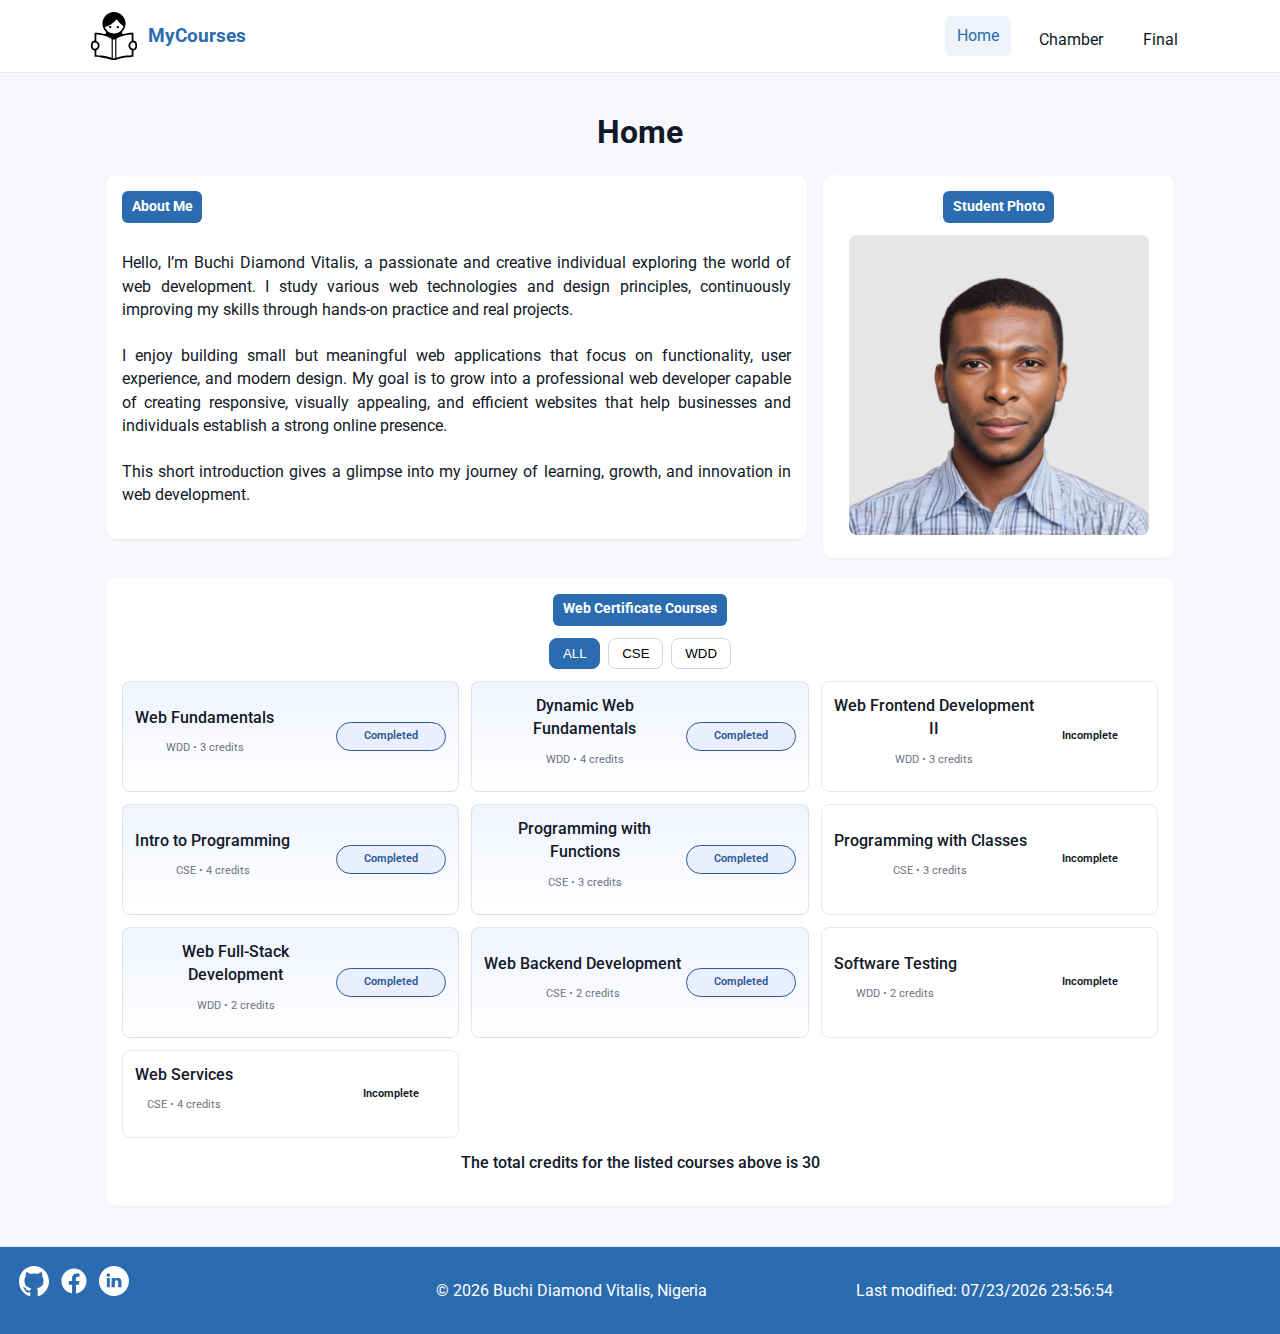
<file: index.html>
<!DOCTYPE html>
<html lang="en">

<head>
    <meta charset="utf-8" />
    <meta name="viewport" content="width=device-width, initial-scale=1" />
    <title>MyCourses</title>
    <meta name="description" content="All About My Courses." />
    <meta name="author" content="Buchi Diamond Vitalis" />

    <!-- Roboto -->
    <link rel="preconnect" href="https://fonts.gstatic.com" crossorigin>
    <link href="https://fonts.googleapis.com/css2?family=Roboto:wght@300;400;500;700&display=swap" rel="stylesheet">

    <!-- CSS -->
    <link rel="stylesheet" href="styles/small.css">
    <link rel="stylesheet" href="styles/larger.css">

    <!-- JS (deferred) -->
    <script src="scripts/navigation.js" defer></script>
    <script src="scripts/date.js" defer></script>
    <script src="scripts/course.js" defer></script>
</head>

<body>
    <header class="site-header">
        <div class="header-inner">
            <!-- Brand (logo + site name) -->
            <div class="brand">
                <img src="images/logo.svg" alt="MyCourses logo" class="logo" />
                <span class="site-title">MyCourses</span>
            </div>

            <!-- Hamburger for small screens -->
            <button id="navToggle" class="hamburger" aria-expanded="false" aria-controls="mainNav"
                aria-label="Open navigation">
                <span class="hamburger-box">
                    <span class="hamburger-inner"></span>
                </span>
            </button>

            <!-- Navigation - aligned to the right on larger screens -->
            <nav id="mainNav" class="main-nav" aria-label="Main navigation">
                <ul>
                    <li><a href="index.html" class="active">Home</a></li>
                    <li><a href="chamber.html">Chamber</a></li>
                    <li><a href="final.html">Final</a></li>
                </ul>
            </nav>
        </div>

        <!-- On small screens the nav remains visually below the header when opened,
         but the source above keeps logo and nav logically together. -->
    </header>

    <main class="container">
        <h1 class="page-title">Home</h1>

        <section class="two-col">
            <article class="about">
                <h2>About Me</h2>
                <p>
                    Hello, I’m Buchi Diamond Vitalis, a passionate and creative individual exploring the world of web
                    development. I study various web technologies and design principles, continuously improving my
                    skills through hands-on practice and real projects. <br><br>I enjoy building small but meaningful
                    web
                    applications that focus on functionality, user experience, and modern design. My goal is to grow
                    into a professional web developer capable of creating responsive, visually appealing, and efficient
                    websites that help businesses and individuals establish a strong online presence. <br><br>This short
                    introduction gives a glimpse into my journey of learning, growth, and innovation in web development.
                </p>
            </article>

            <aside class="photo">
                <h2>Student Photo</h2>
                <img src="images/profile.webp" alt="Student profile photo" class="profile-photo" />
            </aside>
        </section>

        <section class="certificates">
            <h2>Web Certificate Courses</h2>

            <div class="filters" role="tablist" aria-label="Course filters">
                <button class="filter-btn" data-filter="all" aria-pressed="true">ALL</button>
                <button class="filter-btn" data-filter="CSE" aria-pressed="false">CSE</button>
                <button class="filter-btn" data-filter="WDD" aria-pressed="false">WDD</button>
            </div>

            <div id="coursesList" class="courses-list" aria-live="polite"></div>

            <p id="totalCredits" class="total-credits">The total credits for the listed courses above is ...</p>
        </section>
    </main>

    <footer class="site-footer">
        <div class="footer-grid">
            <!-- 1. social SVG icons (no 'Connect' text) -->
            <div class="footer-item social-item">
                <a href="https://github.com/" target="_blank" rel="noopener">
                    <img src="images/github.svg" alt="GitHub">
                </a>

                <a href="https://www.facebook.com/" target="_blank" rel="noopener">
                    <img src="images/facebook.svg" alt="Facebook">
                </a>

                <a href="https://www.linkedin.com/" target="_blank" rel="noopener">
                    <img src="images/linkedin.svg" alt="LinkedIn">
                </a>
            </div>

            <!-- 2. copyright dynamic -->
            <div class="footer-item">
                <p id="copyright"></p>
            </div>

            <!-- 3. last modified dynamic -->
            <div class="footer-item">
                <p id="lastModified">Last modified: </p>
            </div>
        </div>
    </footer>
</body>

</html>
</file>
<file: styles/small.css>
/* small.css - base styles for mobile and up (320px+) */

:root {
    --bg: #f7f8fb;
    --card: #ffffff;
    --primary: #2b6cb0;
    --accent: #2b5894;
    --muted: #6b7280;
    --text: #111827;
    font-family: "Roboto", system-ui, -apple-system, "Segoe UI", Roboto, "Helvetica Neue", Arial;
}

*,
*::before,
*::after {
    box-sizing: border-box;
}

html,
body {
    margin: 0;
    padding: 0;
    background: var(--bg);
    color: var(--text);
    font-size: 16px;
    line-height: 1.45;
    text-align: center;
    /* everything centred on mobile except nav (nav rules override) */
}

/* container */
.container {
    padding: 1rem;
    max-width: 1100px;
    margin: 0 auto;
}

/* Header */
.site-header {
    background: white;
    border-bottom: 1px solid #e6e9ef;
    padding: 0.75rem 1rem;
}

/* header inner: brand, hamburger, nav (kept in one row) */
.header-inner {
    display: flex;
    align-items: center;
    justify-content: space-between;
    gap: 1rem;
    max-width: 1100px;
    margin: 0 auto;
}

/* brand: logo + site title */
.brand {
    display: flex;
    align-items: center;
    gap: .6rem;
}

.logo {
    width: 48px;
    height: 48px;
    object-fit: contain;
}

.site-title {
    font-weight: 700;
    font-size: 1.2rem;
    color: var(--primary);
}

/* hamburger visible on small screens */
.hamburger {
    background: none;
    border: none;
    padding: .25rem;
    display: inline-flex;
    align-items: center;
    cursor: pointer;
}

/* hamburger visuals */
.hamburger-box {
    width: 32px;
    height: 24px;
    position: relative;
    display: inline-block;
}

.hamburger-inner,
.hamburger-inner::before,
.hamburger-inner::after {
    width: 32px;
    height: 3px;
    background-color: var(--text);
    position: absolute;
    border-radius: 3px;
}

.hamburger-inner {
    top: 50%;
    transform: translateY(-50%);
}

.hamburger-inner::before {
    content: "";
    top: -10px;
}

.hamburger-inner::after {
    content: "";
    top: 10px;
}

/* navigation: hidden by default on small screens. When opened it's left-aligned */
.main-nav {
    display: none;
    padding: .5rem 1rem;
    text-align: left;
    /* nav stays left-aligned on mobile when opened */
}

/* nav list style */
.main-nav ul {
    list-style: none;
    margin: 0;
    padding: 0;
}

.main-nav li+li {
    margin-top: 0.4rem;
}

.main-nav a {
    text-decoration: none;
    color: var(--text);
    display: block;
    padding: .45rem .6rem;
    border-radius: 6px;
}

.main-nav a:hover,
.main-nav a:focus,
.main-nav a.active {
    background: rgba(43, 108, 176, 0.08);
    color: var(--primary);
}

/* Page title */
.page-title {
    margin: 1.25rem 0;
    font-size: 1.6rem;
}

/* Two column area on small screens stacks */
.two-col {
    display: grid;
    grid-template-columns: 1fr;
    gap: 1rem;
    align-items: start;
}

/* About (bigger column) and photo (smaller) */
.about {
    background: var(--card);
    padding: 1rem;
    border-radius: 10px;
    box-shadow: 0 1px 3px rgba(17, 24, 39, 0.06);
    text-align: justify;
    /* centred on mobile */
}

.photo {
    background: var(--card);
    padding: 1rem;
    border-radius: 10px;
    text-align: center;
    box-shadow: 0 1px 3px rgba(17, 24, 39, 0.06);
}

.profile-photo {
    max-width: 100%;
    height: auto;
    border-radius: 8px;
}

/* All h2 centred (requested) */
.about h2,
.photo h2,
.certificates h2 {
    background: var(--primary);
    color: white;
    padding: .35rem .6rem;
    border-radius: 6px;
    margin: 0 0 .75rem 0;
    display: inline-block;
    text-align: center;
    font-size: 0.9rem;
}

/* certificates */
.certificates {
    margin-top: 1.25rem;
    padding: 1rem;
    background: var(--card);
    border-radius: 10px;
    box-shadow: 0 1px 3px rgba(17, 24, 39, 0.06);
}

/* Filters/buttons */
.filters {
    display: flex;
    gap: .5rem;
    justify-content: center;
    margin-bottom: 0.75rem;
}

.filter-btn {
    padding: .45rem .8rem;
    border: 1px solid #d1d5db;
    background: white;
    border-radius: 8px;
    cursor: pointer;
    font-weight: 500;
}

.filter-btn[aria-pressed="true"] {
    background: var(--primary);
    color: white;
    border-color: var(--primary);
}

/* course list */
.courses-list {
    display: grid;
    gap: .75rem;
}

/* course card */
.course-card {
    background: #fff;
    border-radius: 8px;
    padding: .75rem;
    border: 1px solid #e6e9ef;
    display: flex;
    justify-content: space-between;
    align-items: center;
}

.course-meta {
    display: flex;
    flex-direction: column;
}

.course-title {
    font-weight: 500;
    margin: 0;
}

.course-sub {
    color: var(--muted);
    font-size: .7rem;
}

.course-status {
    padding: .35rem .6rem;
    border-radius: 999px;
    font-weight: 600;
    font-size: .7rem;
    border: 1px solid transparent;
}

.course-completed {
    background: #eaefff;
    border: 1px solid var(--accent);
    color: var(--accent);
}

/* total credits */
.total-credits {
    margin-top: .8rem;
    font-weight: 500;
    text-align: center;
}

/* footer */
.site-footer {
    margin-top: 1.5rem;
    padding: 1rem;
    background: var(--primary);
    border-top: 1px solid #e6e9ef;
    color: white;
}

.footer-grid {
    display: grid;
    gap: .75rem;
    text-align: center;
}

.social-item a {
    color: var(--primary);
    text-decoration: none;
    display: inline-block;
    padding: 3px;
}

.social-item img {
    width: 30px;
    height: 30px;
}

.social-item svg {
    width: 28px;
    height: 28px;
    fill: var(--text);
}

/* Small screens: prevent horizontal scroll */
html,
body {
    overflow-x: hidden;
}
</file>
<file: styles/larger.css>
/* larger.css - media queries and larger screen layouts */

/* When viewport is at least 700px */
@media (min-width: 700px) {

    /* show nav horizontally and hide hamburger */
    .main-nav {
        display: block !important;
        padding: 0;
    }

    .main-nav ul {
        display: flex;
        gap: 1rem;
        align-items: center;
    }

    .main-nav li {
        margin: 0;
    }

    .main-nav a {
        padding: .5rem .75rem;
    }

    .hamburger {
        display: none;
    }

    /* header-inner: brand left, nav right */
    .header-inner {
        justify-content: space-between;
        align-items: center;
    }

    /* Make the nav align to the right visually */
    .main-nav {
        margin-left: auto;
    }

    /* two-column layout: About column twice as wide as photo */
    .two-col {
        grid-template-columns: 2fr 1fr;
        gap: 1rem;
    }

    .page-title {
        font-size: 2rem;
    }

    /* courses cards grid */
    .courses-list {
        grid-template-columns: repeat(2, 1fr);
    }

    .footer-grid {
        grid-template-columns: 1fr 1fr 1fr;
        align-items: start;
        text-align: left;
    }
}

/* On very wide screens show 3 columns for courses */
@media (min-width: 1000px) {
    .courses-list {
        grid-template-columns: repeat(3, 1fr);
    }
}

/* Hover effect for nav links (wayfinding) */
.main-nav a:hover,
.main-nav a:focus {
    transform: translateY(-2px);
    transition: transform .12s ease;
}

/* ensure h2 stays centered across sizes */
.about h2,
.photo h2,
.certificates h2 {
    text-align: center;
}

/* small visual polish on larger screens */
@media (min-width: 700px) {
    .course-card {
        align-items: center;
    }

    .course-status {
        min-width: 110px;
        text-align: center;
    }
}
</file>
